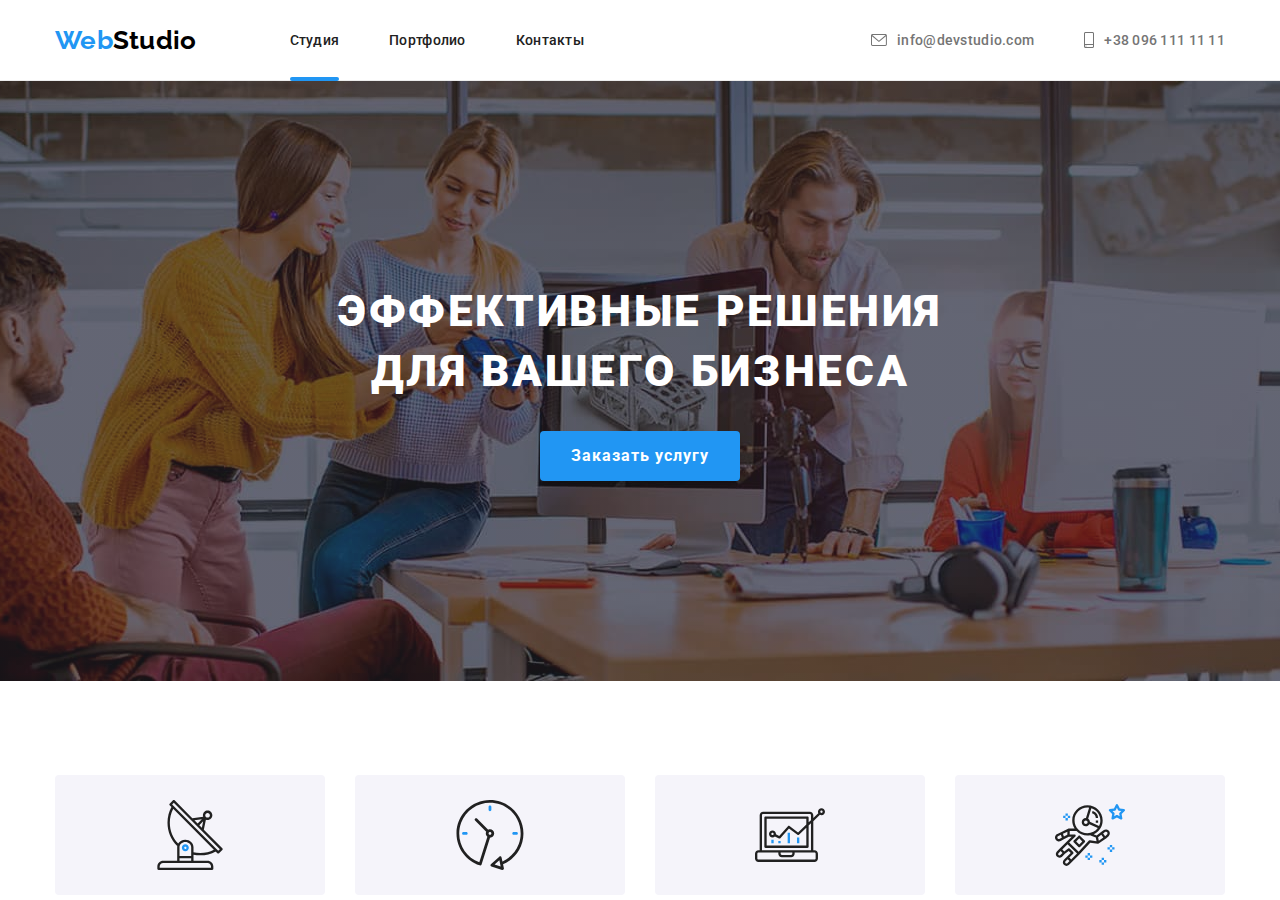
<file: index.html>
<!DOCTYPE html>
<html lang="ru">

<head>
  <meta charset="UTF-8">
  <meta name="viewport" content="width=device-width, initial-scale=1.0">

  <title>Web Studio</title>

  <link rel="preconnect" href="https://fonts.gstatic.com">
  <link rel="stylesheet" href="https://fonts.googleapis.com/css2?family=Raleway:wght@700&family=Roboto:wght@400;500;700;900&display=swap">

  <link rel="stylesheet" href="https://cdnjs.cloudflare.com/ajax/libs/modern-normalize/1.0.0/modern-normalize.min.css">
  <link rel="stylesheet" href="./css/common.css">
  <link rel="stylesheet" href="./css/styles.css">
</head>

<body>

<div class="scroll-lock">
  <!-- HEADER -->
  <header class="header">
    <div class="container">
      <!-- Navigation menu -->
      <nav class="navigation">
        <a class="logo link" href="./index.html" lang="en"><span class="logo-accent">Web</span>Studio</a>
        <ul class="navigation-list list">
          <li class="navigation-item"><a class="navigation-link link current" href="./index.html">Студия</a></li>
          <li class="navigation-item"><a class="navigation-link link" href="./portfolio.html">Портфолио</a></li>
          <li class="navigation-item"><a class="navigation-link link" href="#">Контакты</a></li>
        </ul>
      </nav>
  
      <!-- Contacts -->
      <address class="header-contakts">
        <ul class="header-contakts-list list">
          <li class="header-contakts-item">
            <a class="header-contakts-link link" href="mailto:info@devstudio.com">
              <svg class="header-contakts-icon" width="16" height="12">
                <use href="./images/icons/icons.svg#icon-envelope"></use>
              </svg>
              info@devstudio.com
            </a>
          </li>
  
          <li class="header-contakts-item">
            <a class="header-contakts-link link" href="tel:+380961111111">
              <svg class="header-contakts-icon" width="10" height="16">
                <use href="./images/icons/icons.svg#icon-smartphone"></use>
              </svg>
              +38 096 111 11 11
            </a>
          </li>
        </ul>
      </address>
    </div>
  </header>
  
  <main>
    <!-- HERO -->
    <section class="hero">
      <div class="hero-container">
        <h1 class="hero-title">Эффективные решения<br>для вашего бизнеса</h1>
        <button class="modal-button" type="button" data-modal-open>Заказать услугу</button>
      </div>
    </section>
  
    <!--ADVANTAGES -->
    <section class="advantages">
      <div class="container">
        <h2 class="visually-hidden">Нашы преимущества</h2>
  
        <ul class="advantages-list list">
          <li class="advantages-item">
            <div class="advantages-thumb">
              <svg class="advantages-icon" width="70px" height="70px">
                <use href="./images/icons/icons.svg#icon-antenna"></use>
              </svg>
            </div>
            <h3 class="advantages-title">Внимание к деталям</h3>
            <p class="advantages-text">Идейные соображения, а также начало повседневной работы по формированию
              позиции.</p>
          </li>
          <li class="advantages-item">
            <div class="advantages-thumb">
              <svg class="advantages-icon" width="70px" height="70px">
                <use href="./images/icons/icons.svg#icon-clock"></use>
              </svg>
            </div>
            <h3 class="advantages-title">Пунктуальность</h3>
            <p class="advantages-text">Задача организации, в особенности же рамки и место обучения кадров влечет за
              собой.
            </p>
          </li>
          <li class="advantages-item">
            <div class="advantages-thumb">
              <svg class="advantages-icon" width="70px" height="70px">
                <use href="./images/icons/icons.svg#icon-diagram"></use>
              </svg>
            </div>
            <h3 class="advantages-title">Планирование</h3>
            <p class="advantages-text">Равным образом консультация с широким активом в значительной степени
              обуславливает.
            </p>
          </li>
          <li class="advantages-item">
            <div class="advantages-thumb">
              <svg class="advantages-icon" width="70px" height="70px">
                <use href="./images/icons/icons.svg#icon-astronaut"></use>
              </svg>
            </div>
            <h3 class="advantages-title">Современные технологии</h3>
            <p class="advantages-text">Значимость этих проблем настолько очевидна, что реализация плановых заданий.
            </p>
          </li>
        </ul>
      </div>
    </section>
  
    <!-- ABOUT -->
    <section class="about padding">
      <div class="container">
        <h2 class="title">Чем мы занимаемся</h2>
  
        <ul class="about-list list">
          <li class="about-item">
            <img class="about-img" src="./images/about/img_1.jpg" alt="Процесс набора кода." width="370"
              height="294">
            <p class="about-title">Десктопные приложения</p>
          </li>
          <li class="about-item">
            <img class="about-img" src="./images/about/img_2.jpg" alt="Телефон в руках на фоне ноутбука." width="370"
              height="294">
            <p class="about-title">Мобильные приложения</p>
          </li>
          <li class="about-item">
            <img class="about-img" src="./images/about/img_3.jpg"
              alt="Планшет с изображением цветовой палитры, держащийся в руках." width="370" height="294">
            <p class="about-title">Дизайнерские решения</p>
          </li>
        </ul>
      </div>
    </section>
  
    <!-- TEAM -->
    <section class="team padding">
      <div class="container">
        <h2 class="title">Наша команда</h2>
  
        <ul class="team-cards-list list">
          <li class="team-card">
            <img class="team-card-img" src="./images/team/igor.jpg" alt="Фото Игоря Демьяненко" width="270" height="260">
  
            <div class="team-text-container">
              <h3 class="team-title">Игорь Демьяненко</h3>
              <p class="team-position" lang="en">Product Designer</p>
  
              <ul class="team-social-links list">
                <li class="social-links-item">
                  <a class="social-links-button" href="#">
                    <svg class="social-links-button-icon" width="20px" height="20px">
                      <use href="./images/icons/icons.svg#icon-instagram"></use>
                    </svg>
                  </a>
                </li>
                <li class="social-links-item">
                  <a class="social-links-button" href="#">
                    <svg class="social-links-button-icon" width="20px" height="20px">
                      <use href="./images/icons/icons.svg#icon-twitter"></use>
                    </svg>
                  </a>
                </li>
                <li class="social-links-item">
                  <a class="social-links-button" href="#">
                    <svg class="social-links-button-icon" width="20px" height="20px">
                      <use href="./images/icons/icons.svg#icon-facebook"></use>
                    </svg>
                  </a>
                </li>
                <li class="social-links-item">
                  <a class="social-links-button" href="#">
                    <svg class="social-links-button-icon" width="20px" height="20px">
                      <use href="./images/icons/icons.svg#icon-linkedin"></use>
                    </svg>
                  </a>
                </li>
              </ul>
            </div>
          </li>
  
          <li class="team-card">
            <img class="team-card-img" src="./images/team/olga.jpg" alt="Фото Ольги Репиной" width="270" height="260">
  
            <div class="team-text-container">
              <h3 class="team-title">Ольга Репина</h3>
              <p class="team-position" lang="en">Frontend Developer</p>
  
              <ul class="team-social-links list">
                <li class="social-links-item">
                  <a class="social-links-button" href="#">
                    <svg class="social-links-button-icon" width="20px" height="20px">
                      <use href="./images/icons/icons.svg#icon-instagram"></use>
                    </svg>
                  </a>
                </li>
                <li class="social-links-item">
                  <a class="social-links-button" href="#">
                    <svg class="social-links-button-icon" width="20px" height="20px">
                      <use href="./images/icons/icons.svg#icon-twitter"></use>
                    </svg>
                  </a>
                </li>
                <li class="social-links-item">
                  <a class="social-links-button" href="#">
                    <svg class="social-links-button-icon" width="20px" height="20px">
                      <use href="./images/icons/icons.svg#icon-facebook"></use>
                    </svg>
                  </a>
                </li>
                <li class="social-links-item">
                  <a class="social-links-button" href="#">
                    <svg class="social-links-button-icon" width="20px" height="20px">
                      <use href="./images/icons/icons.svg#icon-linkedin"></use>
                    </svg>
                  </a>
                </li>
              </ul>
            </div>
          </li>
  
          <li class="team-card">
            <img class="team-card-img" src="./images/team/nikolay.jpg" alt="Фото Николая Тарасова" width="270"
              height="260">
  
            <div class="team-text-container">
              <h3 class="team-title">Николай Тарасов</h3>
              <p class="team-position" lang="en">Marketing</p>
  
              <ul class="team-social-links list">
                <li class="social-links-item">
                  <a class="social-links-button" href="#">
                    <svg class="social-links-button-icon" width="20px" height="20px">
                      <use href="./images/icons/icons.svg#icon-instagram"></use>
                    </svg>
                  </a>
                </li>
                <li class="social-links-item">
                  <a class="social-links-button" href="#">
                    <svg class="social-links-button-icon" width="20px" height="20px">
                      <use href="./images/icons/icons.svg#icon-twitter"></use>
                    </svg>
                  </a>
                </li>
                <li class="social-links-item">
                  <a class="social-links-button" href="#">
                    <svg class="social-links-button-icon" width="20px" height="20px">
                      <use href="./images/icons/icons.svg#icon-facebook"></use>
                    </svg>
                  </a>
                </li>
                <li class="social-links-item">
                  <a class="social-links-button" href="#">
                    <svg class="social-links-button-icon" width="20px" height="20px">
                      <use href="./images/icons/icons.svg#icon-linkedin"></use>
                    </svg>
                  </a>
                </li>
              </ul>
            </div>
          </li>
  
          <li class="team-card">
            <img class="team-card-img" src="./images/team/mihail.jpg" alt="Фото Михаила Ермакова" width="270"
              height="260">
  
            <div class="team-text-container">
              <h3 class="team-title">Михаил Ермаков</h3>
              <p class="team-position" lang="en">UI Designer</p>
  
              <ul class="team-social-links list">
                <li class="social-links-item">
                  <a class="social-links-button" href="#">
                    <svg class="social-links-button-icon" width="20px" height="20px">
                      <use href="./images/icons/icons.svg#icon-instagram"></use>
                    </svg>
                  </a>
                </li>
  
                <li class="social-links-item">
                  <a class="social-links-button" href="#">
                    <svg class="social-links-button-icon" width="20px" height="20px">
                      <use href="./images/icons/icons.svg#icon-twitter"></use>
                    </svg>
                  </a>
                </li>
  
                <li class="social-links-item">
                  <a class="social-links-button" href="#">
                    <svg class="social-links-button-icon" width="20px" height="20px">
                      <use href="./images/icons/icons.svg#icon-facebook"></use>
                    </svg>
                  </a>
                </li>
  
                <li class="social-links-item">
                  <a class="social-links-button" href="#">
                    <svg class="social-links-button-icon" width="20px" height="20px">
                      <use href="./images/icons/icons.svg#icon-linkedin"></use>
                    </svg>
                  </a>
                </li>
              </ul>
            </div>
          </li>
        </ul>
      </div>
    </section>
  
    <!-- CLIENTS -->
    <section class="clients padding">
      <div class="container">
        <h2 class="title">Постоянные клиенты</h2>
  
        <ul class="clients-list list">
          <li class="clients-item">
            <a class="clients-button" href="#">
              <svg class="clients-button-icon" width="44px" height="49px">
                <use href="./images/icons/icons.svg#icon-logo-1"></use>
              </svg>
            </a>
          </li>
          <li class="clients-item">
            <a class="clients-button" href="#">
              <svg class="clients-button-icon" width="40px" height="52px">
                <use href="./images/icons/icons.svg#icon-logo-2"></use>
              </svg>
            </a>
          </li>
          <li class="clients-item">
            <a class="clients-button" href="#">
              <svg class="clients-button-icon" width="41px" height="43px">
                <use href="./images/icons/icons.svg#icon-logo-3"></use>
              </svg>
            </a>
          </li>
          <li class="clients-item">
            <a class="clients-button" href="#">
              <svg class="clients-button-icon" width="80px" height="42px">
                <use href="./images/icons/icons.svg#icon-logo-4"></use>
              </svg>
            </a>
          </li>
          <li class="clients-item">
            <a class="clients-button" href="#">
              <svg class="clients-button-icon" width="59px" height="47px">
                <use href="./images/icons/icons.svg#icon-logo-5"></use>
              </svg>
            </a>
          </li>
          <li class="clients-item">
            <a class="clients-button" href="#">
              <svg class="clients-button-icon" width="88px" height="45px">
                <use href="./images/icons/icons.svg#icon-logo-6"></use>
              </svg>
            </a>
          </li>
        </ul>
      </div>
    </section>
  </main>
  
  <!-- FOOTER -->
  <footer class="footer">
    <div class="container">
      <div class="footer-address-container">
        <a class="logo inverse link" href="./index.html" lang="en"><span class="logo-accent">Web</span>Studio</a>
  
        <!-- Contacts -->
        <address class="footer-contacts">
          <p class="footer-contacts-address">г. Киев, пр-т Леси Украинки, 26</p>
  
          <ul class="footer-contacts-list list">
            <li class="footer-contacts-item">
              <a class="footer-contacts-link link" href="mailto:info@example.com">info@example.com</a>
            </li>
            <li class="footer-contacts-item">
              <a class="footer-contacts-link link" href="tel:+380991111111">+38 099 111 11 11</a>
            </li>
          </ul>
        </address>
      </div>
  
      <div class="footer-social-links-wrapper">
        <b class="footer-title">присоединяйтесь</b>
  
        <ul class="footer-social-links list">
          <li class="footer-social-links-item">
            <a class="footer-social-links-button" href="#">
              <svg class="footer-social-links-button-icon" width="20" height="20">
                <use href="./images/icons/icons.svg#icon-instagram"></use>
              </svg>
            </a>
          </li>
          <li class="footer-social-links-item">
            <a class="footer-social-links-button" href="#">
              <svg class="footer-social-links-button-icon" width="20" height="20">
                <use href="./images/icons/icons.svg#icon-twitter"></use>
              </svg>
            </a>
          </li>
          <li class="footer-social-links-item">
            <a class="footer-social-links-button" href="#">
              <svg class="footer-social-links-button-icon" width="20" height="20">
                <use href="./images/icons/icons.svg#icon-facebook"></use>
              </svg>
            </a>
          </li>
          <li class="footer-social-links-item">
            <a class="footer-social-links-button" href="#">
              <svg class="footer-social-links-button-icon" width="20" height="20">
                <use href="./images/icons/icons.svg#icon-linkedin"></use>
              </svg>
            </a>
          </li>
        </ul>
      </div>

      <form class="footer-modal-form">
        <label class="footer-modal-form-field">
          <span class="footer-title">Подпишитесь на рассылку</span>
          <input class="footer-modal-form-input" type="email" name="user-email" placeholder="E-mail">
        </label>

        <button type="submit" class="modal-button">Подписаться</button>
      </form>

    </div>
  </footer>

  <!-- MODAL -->
  <div class="backdrop is-hidden" data-modal></div>
  <div class="modal-window">
    <button class="modal-close-btn" type="button" data-modal-close>
      <svg class="close-btn-icon" width="12" height="12">
        <use href="./images/icons/icons.svg#icon-close-btn"></use>
      </svg>
    </button>

    <form class="modal-form" action="#">
      <b class="modal-form-title">Оставьте свои данные, мы вам перезвоним</b>

      <div class="modal-form-field-wrapper">
        <lable class="modal-form-field">
          <span class="modal-form-lable">Имя</span>

          <span class="modal-form-input-wrapper">
            <input class="modal-form-input" type="text" name="user-name" />
            <svg class="modal-form-icon" width="18" height="18">
              <use href="./images/icons/icons.svg#icon-person"></use>
            </svg>
          </span>
        </lable>
        
        <lable class="modal-form-field">
          <span class="modal-form-lable">Телефон</span>
          
          <span class="modal-form-input-wrapper">
            <input class="modal-form-input" type="tel" name="user-tel">
            <svg class="modal-form-icon" width="18" height="18">
              <use href="./images/icons/icons.svg#icon-phone"></use>
            </svg>
          </span>
        </lable>
        
        <lable class="modal-form-field">
          <span class="modal-form-lable">Почта</span>

          <span class="modal-form-input-wrapper">
            <input class="modal-form-input" type="email" name="user-email">
            <svg class="modal-form-icon" width="18" height="18">
              <use href="./images/icons/icons.svg#icon-email"></use>
            </svg>
          </span>
        </lable>
        
        <lable class="modal-form-field">
          <span class="modal-form-lable">Комментарий</span>
          <textarea class="modal-form-comment" name="user-comment" placeholder="Введите текст"></textarea>
        </lable>
      </div>
        
      <input id="user-policy" type="checkbox" name="user-policy" value="accept-policy" class="modal-form-policy visually-hidden">
      <label for="user-policy" class="modal-form-policy-text">Соглашаюсь с рассылкой и принимаю
        <a href="#">Условия договора</a>
      </label>

      <button type="submit" class="modal-button">Отправить</button>
    </form>
  </div>

  
</div>

<script src="./js/modal.js"></script>

</body>
</html>
</file>
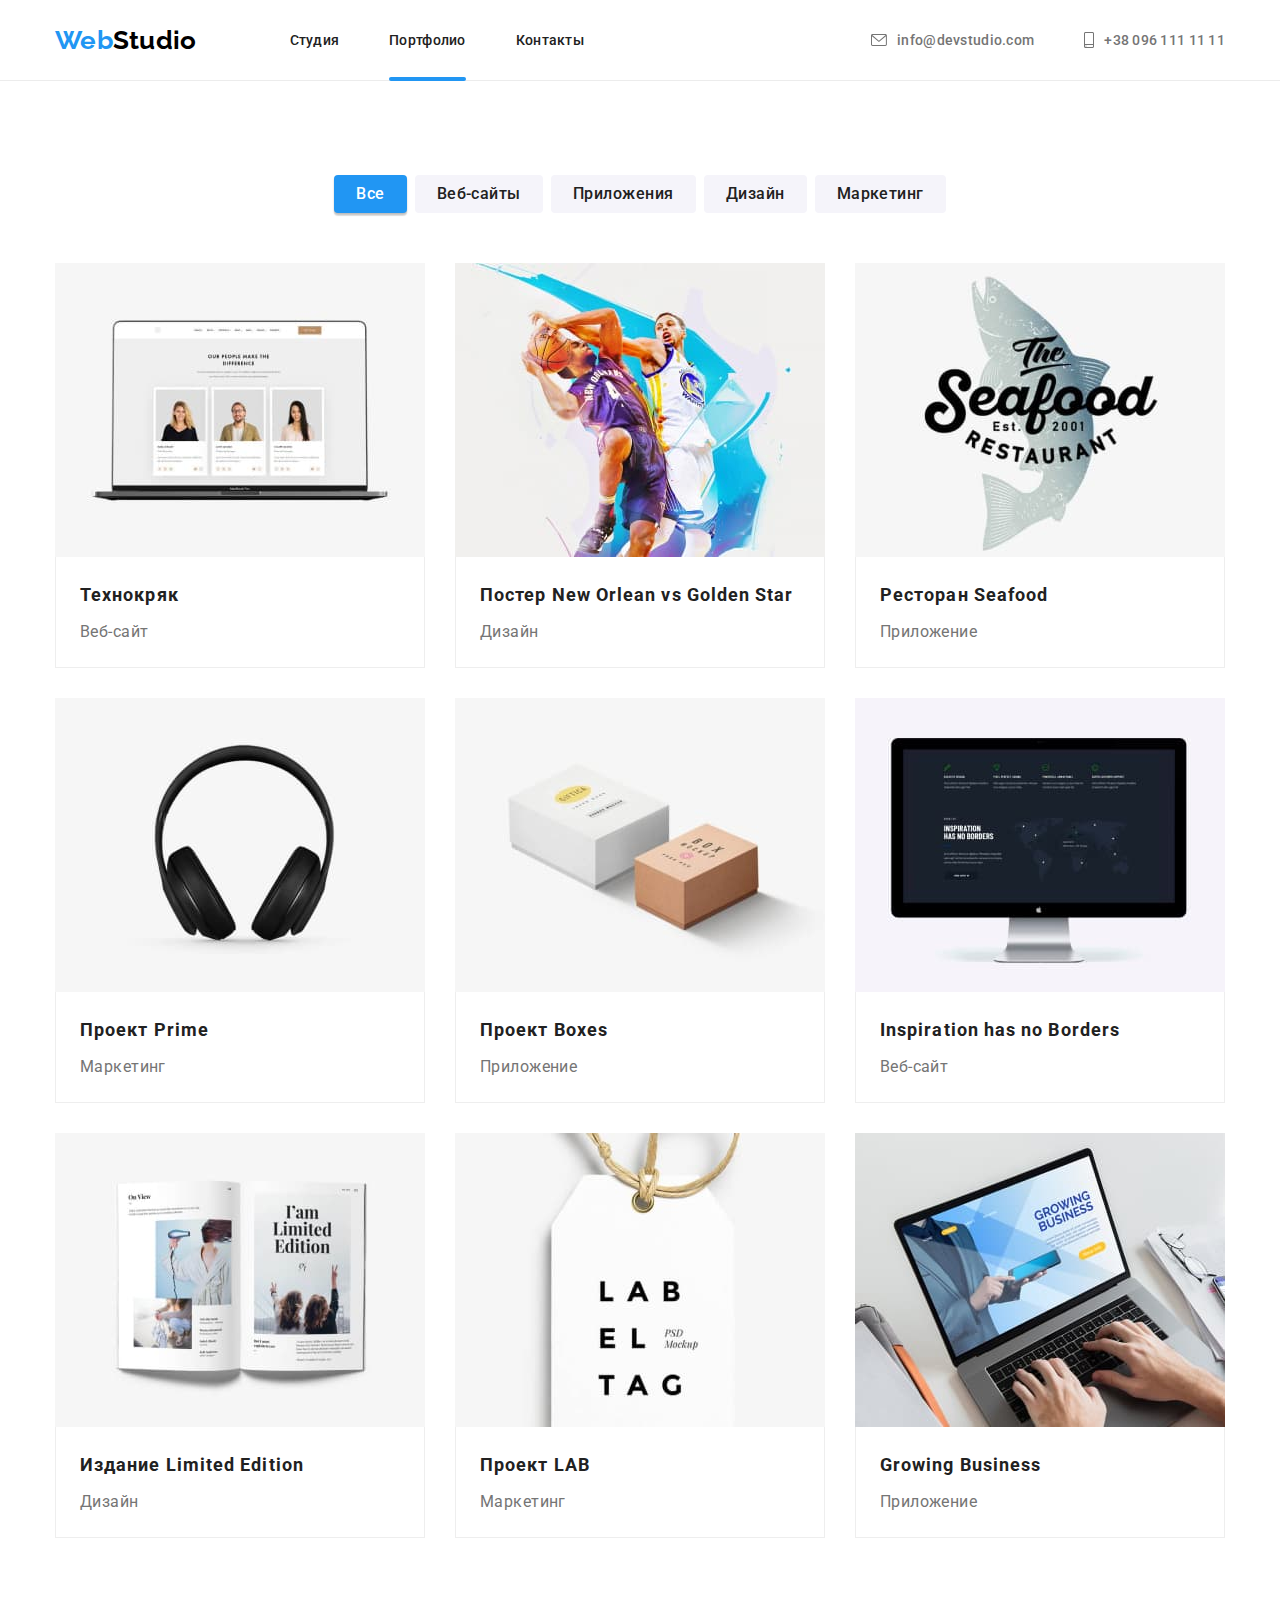
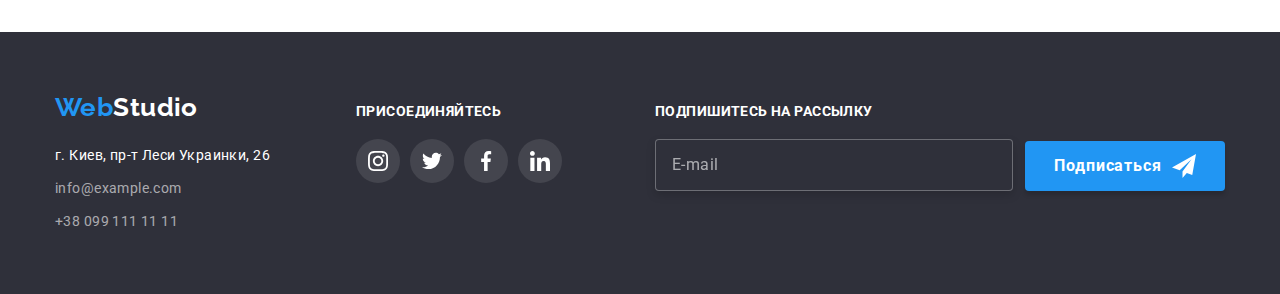
<file: portfolio.html>
<!DOCTYPE html>
<html lang="ru">

<head>
  <meta charset="UTF-8">
  <meta name="viewport" content="width=device-width, initial-scale=1.0">

  <title>Web Studio</title>

  <link rel="preconnect" href="https://fonts.gstatic.com">
  <link rel="stylesheet" href="https://fonts.googleapis.com/css2?family=Raleway:wght@700&family=Roboto:wght@400;500;700;900&display=swap">

  <link rel="stylesheet" href="https://cdnjs.cloudflare.com/ajax/libs/modern-normalize/1.0.0/modern-normalize.min.css">
  <link rel="stylesheet" href="./css/common.css">
  <link rel="stylesheet" href="./css/styles.css">
</head>

<body>
  <!-- HEADER -->
  <header class="header">
    <div class="container">
      <!-- Navigation menu -->
      <nav class="navigation">
        <a class="logo link" href="./index.html" lang="en"><span class="logo-accent">Web</span>Studio</a>
        <ul class="navigation-list list">
          <li class="navigation-item"><a class="navigation-link link" href="./index.html">Студия</a>
          </li>
          <li class="navigation-item"><a class="navigation-link link current" href="./portfolio.html">Портфолио</a></li>
          <li class="navigation-item"><a class="navigation-link link" href="#">Контакты</a></li>
        </ul>
      </nav>
  
      <!-- Contacts -->
      <address class="header-contakts">
        <ul class="header-contakts-list list">
          <li class="header-contakts-item">
            <a class="header-contakts-link link" href="mailto:info@devstudio.com">
              <svg class="header-contakts-icon" width="16" height="12">
                <use href="./images/icons/icons.svg#icon-envelope"></use>
              </svg>
              info@devstudio.com
            </a>
          </li>
  
          <li class="header-contakts-item">
            <a class="header-contakts-link link" href="tel:+380961111111">
              <svg class="header-contakts-icon" width="10" height="16">
                <use href="./images/icons/icons.svg#icon-smartphone"></use>
              </svg>
              +38 096 111 11 11
            </a>
          </li>
        </ul>
      </address>
    </div>
  </header>

  <main>
    <!-- PORTFOLIO -->
    <section class="portfolio padding">
      <div class="container">
        <h1 class="visually-hidden">Портфолио</h1>
        
        <ul class="portfolio-filter list">
          <li class="portfolio-filter-item">
            <button type="button" class="portfolio-filter-btn current">Все</button>
          </li>
          <li class="portfolio-filter-item">
            <button type="button" class="portfolio-filter-btn">Веб-сайты</button>
          </li>
          <li class="portfolio-filter-item">
            <button type="button" class="portfolio-filter-btn">Приложения</button>
          </li>
          <li class="portfolio-filter-item">
            <button type="button" class="portfolio-filter-btn">Дизайн</button>
          </li>
          <li class="portfolio-filter-item">
            <button type="button" class="portfolio-filter-btn">Маркетинг</button>
          </li>
        </ul>
        
        <ul class="portfolio-cards-list list">
          <li class="portfolio-card">
            <a class="portfolio-link link" href="#">
              <div class="portfolio-thumb">
                <img class="portfolio-img" src="./images/portfolio/img.jpg" alt="Ноутбук">
                <p class="portfolio-discription">Технокряк это современная площадка распространения коронавируса. Компании используют эту платформу для цифрового
                шпионажа и атак на защищённые сервера конкурентов.</p>
              </div>
              <div class="portfolio-text-container">
                <h2 class="portfolio-title">Технокряк</h2>
                <p class="portfolio-text">Веб-сайт</p>
              </div>
            </a>
          </li>
          <li class="portfolio-card">
            <a class="portfolio-link link" href="#">
              <div class="portfolio-thumb">
                <img class="portfolio-img" src="./images/portfolio/img-1.jpg" alt="Два парня играют в баскетбол">
                <p class="portfolio-discription">Технокряк это современная площадка распространения коронавируса. Компании используют эту платформу для цифрового
                шпионажа и атак на защищённые сервера конкурентов.</p>
              </div>
              <div class="portfolio-text-container">
                <h2 class="portfolio-title">Постер New Orlean vs Golden Star</h2>
                <p class="portfolio-text">Дизайн</p>
              </div>
            </a>
          </li>
          <li class="portfolio-card">
            <a class="portfolio-link link" href="#">
              <div class="portfolio-thumb">
                <img class="portfolio-img" src="./images/portfolio/img-2.jpg" alt="Логотип Ресторана Seafood">
                <p class="portfolio-discription">Технокряк это современная площадка распространения коронавируса. Компании используют эту платформу для цифрового
                шпионажа и атак на защищённые сервера конкурентов.</p>
              </div>
              <div class="portfolio-text-container">
                <h2 class="portfolio-title">Ресторан Seafood</h2>
                <p class="portfolio-text">Приложение</p>
              </div>
            </a>
          </li>
          <li class="portfolio-card">
            <a class="portfolio-link link" href="#">
              <div class="portfolio-thumb">
                <img class="portfolio-img" src="./images/portfolio/img-3.jpg" alt="Наушники">
                <p class="portfolio-discription">Технокряк это современная площадка распространения коронавируса. Компании используют эту платформу для цифрового
                шпионажа и атак на защищённые сервера конкурентов.</p>
              </div>
              <div class="portfolio-text-container">
                <h2 class="portfolio-title">Проект Prime</h2>
                <p class="portfolio-text">Маркетинг</p>
              </div>
            </a>
          </li>
          <li class="portfolio-card">
            <a class="portfolio-link link" href="#">
              <div class="portfolio-thumb">
                <img class="portfolio-img" src="./images/portfolio/img-4.jpg" alt="Две коробочки">
                <p class="portfolio-discription">Технокряк это современная площадка распространения коронавируса. Компании используют эту платформу для цифрового
                шпионажа и атак на защищённые сервера конкурентов.</p>
              </div>
              <div class="portfolio-text-container">
                <h2 class="portfolio-title">Проект Boxes</h2>
                <p class="portfolio-text">Приложение</p>
              </div>
            </a>
          </li>
          <li class="portfolio-card">
            <a class="portfolio-link link" href="#">
              <div class="portfolio-thumb">
                <img class="portfolio-img" src="./images/portfolio/img-5.jpg" alt="Монитор">
                <p class="portfolio-discription">Технокряк это современная площадка распространения коронавируса. Компании используют эту платформу для цифрового
                шпионажа и атак на защищённые сервера конкурентов.</p>
              </div>
              <div class="portfolio-text-container">
                <h2 class="portfolio-title">Inspiration has no Borders</h2>
                <p class="portfolio-text">Веб-сайт</p>
              </div>
            </a>
          </li>
          <li class="portfolio-card">
            <a class="portfolio-link link" href="#">
              <div class="portfolio-thumb">
                <img class="portfolio-img" src="./images/portfolio/img-6.jpg" alt="Книга">
                <p class="portfolio-discription">Технокряк это современная площадка распространения коронавируса. Компании используют эту платформу для цифрового
                шпионажа и атак на защищённые сервера конкурентов.</p>
              </div>
              <div class="portfolio-text-container">
                <h2 class="portfolio-title">Издание Limited Edition</h2>
                <p class="portfolio-text">Дизайн</p>
              </div>
            </a>
          </li>
          <li class="portfolio-card">
            <a class="portfolio-link link" href="#">
              <div class="portfolio-thumb">
                <img class="portfolio-img" src="./images/portfolio/img-7.jpg" alt="Логотип Проекта LUB">
                <p class="portfolio-discription">Технокряк это современная площадка распространения коронавируса. Компании используют эту платформу для цифрового
                шпионажа и атак на защищённые сервера конкурентов.</p>
              </div>
              <div class="portfolio-text-container">
                <h2 class="portfolio-title">Проект LAB</h2>
                <p class="portfolio-text">Маркетинг</p>
              </div>
            </a>
          </li>
          <li class="portfolio-card">
            <a class="portfolio-link link" href="#">
              <div class="portfolio-thumb">
                <img class="portfolio-img" src="./images/portfolio/img-8.jpg" alt="Ноутбук с руками на клавиатуре">
                <p class="portfolio-discription">Технокряк это современная площадка распространения коронавируса. Компании используют эту платформу для цифрового
                шпионажа и атак на защищённые сервера конкурентов.</p>
              </div>
              <div class="portfolio-text-container">
                <h2 class="portfolio-title">Growing Business</h2>
                <p class="portfolio-text">Приложение</p>
              </div>
            </a>
          </li>
        </ul>
      </div>
    </section>
  </main>
  
  <!-- FOOTER -->
  <footer class="footer">
    <div class="container">
      <div class="footer-address-container">
        <a class="logo inverse link" href="./index.html" lang="en"><span class="logo-accent">Web</span>Studio</a>
  
        <!-- Contacts -->
        <address class="footer-contacts">
          <p class="footer-contacts-address">г. Киев, пр-т Леси Украинки, 26</p>
  
          <ul class="footer-contacts-list list">
            <li class="footer-contacts-item">
              <a class="footer-contacts-link link" href="mailto:info@example.com">info@example.com</a>
            </li>
            <li class="footer-contacts-item">
              <a class="footer-contacts-link link" href="tel:+380991111111">+38 099 111 11 11</a>
            </li>
          </ul>
        </address>
      </div>
  
      <div class="footer-social-links-wrapper">
        <b class="footer-title">присоединяйтесь</b>
  
        <ul class="footer-social-links list">
          <li class="footer-social-links-item">
            <a class="footer-social-links-button" href="#">
              <svg class="footer-social-links-button-icon" width="20" height="20">
                <use href="./images/icons/icons.svg#icon-instagram"></use>
              </svg>
            </a>
          </li>
          <li class="footer-social-links-item">
            <a class="footer-social-links-button" href="#">
              <svg class="footer-social-links-button-icon" width="20" height="20">
                <use href="./images/icons/icons.svg#icon-twitter"></use>
              </svg>
            </a>
          </li>
          <li class="footer-social-links-item">
            <a class="footer-social-links-button" href="#">
              <svg class="footer-social-links-button-icon" width="20" height="20">
                <use href="./images/icons/icons.svg#icon-facebook"></use>
              </svg>
            </a>
          </li>
          <li class="footer-social-links-item">
            <a class="footer-social-links-button" href="#">
              <svg class="footer-social-links-button-icon" width="20" height="20">
                <use href="./images/icons/icons.svg#icon-linkedin"></use>
              </svg>
            </a>
          </li>
        </ul>
      </div>
  
      <form class="footer-modal-form">
        <label class="footer-modal-form-field">
          <span class="footer-title">Подпишитесь на рассылку</span>
          <input class="footer-modal-form-input" type="email" name="user-email" placeholder="E-mail">
        </label>
  
        <button type="submit" class="modal-button">Подписаться</button>
      </form>
  
    </div>
  </footer>
</body>

</html>
</file>
<file: css/common.css>
:root {
  --primery-light-color: #ffffff;
  --primery-text-color: #757575;
  --titels-color: #212121;
  --accent-color: #2196f3;
  --hero-bg-color: #c4c4c4;
  --secondary-bg-color: #f5f4fa;
  --dark-bg-color: #2f303a;
  --footer-link-color: rgba(255, 255, 255, 0.6);
  --top-line-color: #ececec;
  --border-color: #eeeeee;
  --primery-icons-color: #afb1b8;
  --footer-social-btn-bgc: rgba(255, 255, 255, 0.1);
  --about-title-bgc: rgba(47, 48, 58, 0.8);

  --primeri-text-family: 'Roboto', sans-serif;
  --logo-font-family: 'Raleway', sans-serif;

  --list-item-gap: 30px;

  --cubic: cubic-bezier(0.4, 0, 0.2, 1);
}

body {
  font-family: var(--primeri-text-family);
  font-size: 14px;
  line-height: 1.714;
  letter-spacing: 0.03em;

  color: var(--primery-text-color);
}

.scroll-lock {
  width: 100vw;
  height: 100vh;

  overflow-y: scroll;
}

.link {
  text-decoration: none;
}

.list {
  list-style: none;
}

section.padding {
  padding: 94px 0;
}

h1,
h2,
h3,
h4,
h5,
h6,
p {
  margin: 0;
}

ul,
ol {
  margin: 0;
  padding: 0;
}

img {
  display: block;
  max-width: 100%;
  height: auto;
}

.visually-hidden {
  position: absolute;
  width: 1px;
  height: 1px;
  margin: -1px;
  border: 0;
  padding: 0;

  white-space: nowrap;
  clip-path: inset(100%);
  clip: rect(0 0 0 0);
  overflow: hidden;
}

@keyframes transformScale {
  0% {
    transform: scale(0);
  }

  100% {
    transform: scale(1);
  }
}

/* COMPONENTS */
.container {
  width: 1200px;

  margin: 0 auto;
  padding: 0 15px;
}

.logo {
  font-family: var(--logo-font-family);
  font-weight: 700;
  font-size: 26px;
  line-height: 1.192;

  color: #000000;
}

.logo-accent {
  color: var(--accent-color);
}

.logo.inverse {
  color: var(--primery-light-color);
}

.modal-button {
  min-width: 200px;

  border: none;
  border-radius: 4px;
  padding: 10px;

  font-family: inherit;
  font-weight: 700;
  font-size: 16px;
  line-height: 1.875;
  letter-spacing: 0.06em;
  text-align: center;

  color: var(--primery-light-color);
  background-color: var(--accent-color);

  box-shadow: 0px 4px 4px rgba(0, 0, 0, 0.15);

  transition: background-color 250ms var(--cubic);
}

.modal-button:hover {
  background-color: #188ce8;
  cursor: pointer;
}

.title {
  margin-bottom: 50px;

  font-weight: 700;
  font-size: 36px;
  line-height: 1.166;
  text-align: center;

  color: var(--titels-color);
}

/* HEADER */

.header {
  font-weight: 500;
  font-size: 14px;
  line-height: 1.143;
  letter-spacing: 0.02em;

  border-bottom: 1px solid var(--top-line-color);
}

.header > .container {
  display: flex;
  align-items: center;

  height: 80px;
}

.navigation {
  display: flex;
  align-items: center;

  height: 100%;
}

.navigation-list {
  display: flex;
  margin-left: 93px;

  height: 100%;
}

.navigation-item {
  position: relative;
  display: flex;
  align-items: center;
}

.navigation-item:not(:first-child),
.header-contakts-item:not(:first-child) {
  margin-left: 50px;
}

.navigation-link {
  padding: 10px 0;
  color: var(--titels-color);

  transition: color 250ms var(--cubic);
}

.navigation-link::after {
  position: absolute;
  bottom: -1px;

  display: block;
  width: 100%;
  height: 4px;
  border-radius: 2px;

  content: '';
  background-color: var(--accent-color);

  opacity: 0;
  pointer-events: none;

  animation: transformScale 250ms var(--cubic);
}

.navigation-link.current::after {
  opacity: 1;
}

.header-contakts {
  margin-left: auto;
}

.header-contakts-list {
  display: flex;
}

.header-contakts-link {
  display: flex;
  align-items: center;

  padding: 10px 0;

  font-style: normal;
  color: var(--primery-text-color);

  transition: color 250ms var(--cubic);
}

.header-contakts-icon {
  margin-right: 10px;
  fill: currentColor;
}

.navigation-link:hover,
.navigation-link:focus,
.header-contakts-link:hover,
.header-contakts-link:focus {
  color: var(--accent-color);
}

/* FOOTER */

.footer {
  padding-top: 60px;
  padding-bottom: 60px;
  background-color: var(--dark-bg-color);
}

.footer > .container {
  display: flex;
  align-items: baseline;
}

.footer-address-container {
  width: 231px;
  margin-right: 70px;
}

.footer-contacts {
  margin-top: 20px;
}

.footer-contacts-address {
  font-style: normal;
  color: var(--primery-light-color);
}

.footer-contacts-item:not(:last-child) {
  margin-bottom: 9px;
}

.footer-contacts-address {
  margin-bottom: 9px;
}

.footer-contacts-link {
  font-style: normal;
  color: var(--footer-link-color);
}

.footer-social-links-wrapper {
  margin-right: 93px;
}

.footer-title {
  display: block;
  margin-bottom: 20px;

  font-weight: 700;
  font-size: 14px;
  line-height: 1.143;
  text-transform: uppercase;

  color: var(--primery-light-color);
}

.footer-social-links {
  display: flex;
}

.footer-social-links-item:not(:first-child) {
  margin-left: 10px;
}

.footer-social-links-button {
  display: flex;
  width: 44px;
  height: 44px;
  align-items: center;
  justify-content: center;

  border-radius: 50%;
  background-color: var(--footer-social-btn-bgc);
  color: var(--primery-light-color);

  transition: background-color 250ms var(--cubic);
}

.footer-social-links-button:hover,
.footer-social-links-button:focus {
  background-color: var(--accent-color);
}

.footer-social-links-button-icon {
  fill: currentColor;
}

.footer-modal-form {
  display: flex;
  align-items: flex-end;
}

.footer-modal-form-field {
  margin-right: 12px;
}

.footer-modal-form-input {
  width: 358px;
  padding: 15px 16px;

  border: 1px solid rgba(255, 255, 255, 0.3);
  border-radius: 4px;
  filter: drop-shadow(0px 4px 4px rgba(0, 0, 0, 0.15));

  font-size: 16px;
  line-height: 1.25;
  letter-spacing: 0.03em;

  color: rgba(255, 255, 255, 0.6);
  background-color: var(--dark-bg-color);
}

.footer-modal-form-input::placeholder {
  font-size: 16px;
  line-height: 1.25;
  letter-spacing: 0.03em;

  color: rgba(255, 255, 255, 0.6);
}

.footer .modal-button {
  display: flex;
  align-items: center;
  justify-content: center;
}

.footer .modal-button::after {
  content: '';
  display: inline-block;
  margin-left: 10px;
  width: 24px;
  height: 24px;

  background-image: url(../images/icons/icons.svg#icon-send);
}

/* MODAL WINDOW */
.backdrop {
  position: fixed;
  top: 0;
  left: 0;
  width: 100%;
  height: 100%;

  background-color: rgba(0, 0, 0, 0.2);
  transition: opacity 250ms var(--cubic);
}

.backdrop.is-hidden {
  opacity: 0;
  pointer-events: none;
}

.modal-window {
  position: absolute;
  padding: 40px;
  top: 50%;
  left: 50%;
  width: 528px;

  background-color: var(--primery-light-color);
  box-shadow: 0px 1px 3px rgba(0, 0, 0, 0.12), 0px 1px 1px rgba(0, 0, 0, 0.14),
    0px 2px 1px rgba(0, 0, 0, 0.2);
  border-radius: 4px;

  transform: translate(-50%, -50%) scale(1);

  transition: transform 250ms var(--cubic) 250ms,
    opacity 250ms var(--cubic) 250ms;
}

.backdrop.is-hidden + .modal-window {
  opacity: 0;
  pointer-events: none;

  transform: translate(-50%, -50%) scale(1.5);

  transition: transform 250ms var(--cubic), opacity 250ms var(--cubic);
}

.modal-close-btn {
  position: absolute;
  top: 8px;
  right: 8px;

  width: 30px;
  height: 30px;
  padding: 0;

  display: flex;
  justify-content: center;
  align-items: center;

  background-color: var(--primery-light-color);
  border: 1px solid rgba(0, 0, 0, 0.1);
  border-radius: 50%;
}

.modal-close-btn:hover,
.modal-close-btn:focus {
  cursor: pointer;
  color: var(--accent-color);
}

.close-btn-icon {
  fill: currentColor;
}

/* MODAL FORM */

.modal-form {
  text-align: center;
}

.modal-form-title {
  display: block;
  margin-bottom: 12px;

  font-weight: 700;
  font-size: 20px;
  line-height: 1.15;
  text-align: center;

  color: var(--titels-color);
}

.modal-form-field-wrapper {
  margin-bottom: 20px;
}

.modal-form-field {
  display: flex;
  flex-direction: column;
  justify-content: center;
}

.modal-form-field:not(:last-child) {
  margin-bottom: 10px;
}

.modal-form-lable {
  display: block;
  text-align: left;
  margin-bottom: 4px;

  font-size: 12px;
  line-height: 1.166;
  letter-spacing: 0.01em;
}

.modal-form-input-wrapper {
  position: relative;

  display: flex;
  align-items: center;

  color: var(--titels-color);

  transition: color 250ms var(--cubic);
}

.modal-form-input-wrapper:hover {
  color: var(--accent-color);
}

.modal-form-input:focus + .modal-form-icon {
  color: var(--accent-color);
}

.modal-form-input:focus,
.modal-form-comment:focus {
  border-color: var(--accent-color);
  outline: none;
}

.modal-form-input {
  width: 100%;

  padding-left: 42px;
  padding-right: 12px;
  padding-top: 11px;
  padding-bottom: 11px;

  border: 1px solid rgba(33, 33, 33, 0.2);
  border-radius: 4px;

  transition: border-color 250ms var(--cubic);
}

.modal-form-icon {
  position: absolute;
  left: 12px;

  fill: currentColor;
}

.modal-form-comment {
  width: 100%;
  height: 120px;
  resize: none;

  padding: 12px 16px;

  border: 1px solid rgba(33, 33, 33, 0.2);
  border-radius: 4px;

  transition: border-color 250ms var(--cubic);
}

.modal-form-comment::placeholder {
  font-size: 12px;
  line-height: 1.166;
  letter-spacing: 0.01em;

  color: rgba(117, 117, 117, 0.5);
}

/* .modal-form-comment:hover::placeholder,
.modal-form-comment:focus::placeholder {
  color: var(--accent-color);
} */

.modal-form-policy:checked + .modal-form-policy-text::after {
  opacity: 1;
}

.modal-form-policy:checked + .modal-form-policy-text::before {
  opacity: 0;
}

.modal-form-policy-text {
  position: relative;
  display: inline-block;
  margin-bottom: 30px;
  padding-left: 24px;

  font-size: 14px;
  line-height: 1.714;
}

.modal-form-policy-text::before {
  position: absolute;
  left: 0;
  top: 50%;
  transform: translateY(-50%);

  content: '';
  display: block;
  box-sizing: border-box;
  width: 16px;
  height: 15px;

  opacity: 1;
  border-radius: 2px;
  background-color: var(--primery-light-color);
  background-image: url(../images/icons/icons.svg#icon-check);

  transition: opacity 250ms var(--cubic);
}

.modal-form-policy-text::after {
  position: absolute;
  left: 0;
  top: 50%;
  transform: translateY(-50%);

  content: '';
  display: block;
  width: 16px;
  height: 15px;

  opacity: 0;
  border-radius: 2px;
  background-color: var(--accent-color);
  background-image: url(../images/icons/icons.svg#icon-check-checked);

  transition: opacity 250ms var(--cubic);
}

.modal-form-policy-text > a {
  color: var(--accent-color);
}
</file>
<file: css/styles.css>
/* HERO */
.hero {
  text-align: center;
}

.hero-container {
  margin: 0 auto;
  padding: 200px 15px;
  min-width: 1200px;
  max-width: 1600px;

  background-color: var(--hero-bg-color);
  background-image: linear-gradient(
      to right,
      rgba(47, 48, 58, 0.4),
      rgba(47, 48, 58, 0.4)
    ),
    url(../images/hero/bg-img.jpg);
  background-repeat: no-repeat;
  background-position: center;
}

.hero-title {
  margin-bottom: 30px;
  font-weight: 900;
  font-size: 44px;
  line-height: 1.364;
  letter-spacing: 0.06em;

  text-transform: uppercase;

  color: var(--primery-light-color);
}

/* ADVANTAGES */
.advantages {
  padding-top: 94px;
}

.advantages-list {
  display: flex;
}
.advantages-item {
  flex-basis: calc((100% - 90px) / 4);
}

.advantages-item:not(:first-child) {
  margin-left: var(--list-item-gap);
}

.advantages-thumb {
  margin-bottom: 30px;
  display: flex;
  justify-content: center;
  align-items: center;

  height: 120px;

  background-color: var(--secondary-bg-color);
  border-radius: 4px;
}

.advantages-title {
  margin-bottom: 10px;

  font-weight: 700;
  font-size: 14px;
  line-height: 1.143;
  text-transform: uppercase;

  color: var(--titels-color);
}

/* ABOUT */
.about-list {
  display: flex;
}

.about-item {
  position: relative;
  flex-basis: calc((100% - 60px) / 3);
}

.about-item:not(:first-child) {
  margin-left: var(--list-item-gap);
}

.about-title {
  position: absolute;
  bottom: 0;

  width: 100%;

  font-weight: 700;
  font-size: 14px;
  line-height: 70px;
  text-align: center;
  text-transform: uppercase;

  color: var(--primery-light-color);
  background-color: var(--about-title-bgc);
}

/* TEAM */

.team {
  font-size: 16px;
  line-height: 1.187;

  background-color: var(--secondary-bg-color);
}

.team-cards-list {
  display: flex;
}

.team-card {
  flex-basis: calc((100% - 90px) / 4);

  border-radius: 0px 0px 4px 4px;

  background-color: var(--primery-light-color);
  box-shadow: 0px 1px 3px rgba(0, 0, 0, 0.12), 0px 1px 1px rgba(0, 0, 0, 0.14),
    0px 2px 1px rgba(0, 0, 0, 0.2);
}

.team-card:not(:first-child) {
  margin-left: var(--list-item-gap);
}

.team-text-container {
  padding-top: 30px;
  padding-bottom: 30px;

  text-align: center;
}

.team-titler {
  margin-bottom: 10px;

  font-weight: 500;
  font-size: inherit;
  color: var(--titels-color);
}

.team-position {
  margin-bottom: 16px;
}

.team-social-links {
  display: flex;
  justify-content: space-between;
  margin: 0 32px;
}

.social-links-button {
  width: 44px;
  height: 44px;
  border-radius: 50%;

  display: flex;
  align-items: center;
  justify-content: center;

  color: var(--primery-icons-color);

  transition-property: color, background-color;
  transition-duration: 250ms;
  transition-timing-function: var(--cubic);
}

.social-links-button-icon {
  fill: currentColor;
}

.social-links-button:hover,
.social-links-button:focus {
  background-color: var(--accent-color);
  color: var(--primery-light-color);
}

/* CLIENTS */

.clients-list {
  display: flex;
  height: 90px;
}

.clients-item {
  flex-basis: calc((100% -150px) / 6);
}

.clients-item:not(:first-child) {
  margin-left: var(--list-item-gap);
}

.clients-button {
  display: flex;
  align-items: center;
  justify-content: center;
  height: 100%;

  color: var(--primery-icons-color);
  border: 1px solid var(--primery-icons-color);
  border-radius: 4px;

  transition-property: color, border-color;
  transition-duration: 250ms;
  transition-timing-function: var(--cubic);
}

.clients-button:hover,
.clients-button:focus {
  color: var(--accent-color);
  border-color: var(--accent-color);
}

.clients-button-icon {
  fill: currentColor;
}

/* PORTFOLIO */

.portfolio-filter {
  display: flex;
  justify-content: center;

  margin-bottom: 50px;
}

.portfolio-filter-item:not(:first-child) {
  margin-left: 8px;
}

.portfolio-filter-btn {
  border-style: none;
  border-radius: 4px;
  padding: 6px 22px;

  font-family: inherit;
  font-weight: 500;
  font-size: 16px;
  line-height: 1.625;
  letter-spacing: 0.03em;

  color: var(--titels-color);
  background-color: var(--secondary-bg-color);

  transition-property: color, background-color, box-shadow;
  transition-duration: 250ms;
  transition-timing-function: var(--cubic);
}

.portfolio-filter-btn.current {
  pointer-events: none;
}

.portfolio-filter-btn.current,
.portfolio-filter-btn:hover,
.portfolio-filter-btn:focus {
  color: var(--primery-light-color);
  background-color: var(--accent-color);
  box-shadow: 0px 3px 1px rgba(0, 0, 0, 0.1), 0px 1px 2px rgba(0, 0, 0, 0.08),
    0px 2px 2px rgba(0, 0, 0, 0.12);
}

.portfolio-filter-btn:not(.current):hover {
  cursor: pointer;
}

.portfolio-cards-list {
  display: flex;
  flex-wrap: wrap;

  margin-top: calc(-1 * var(--list-item-gap));
  margin-left: calc(-1 * var(--list-item-gap));
}

.portfolio-card {
  flex-basis: calc(100% / 3 - var(--list-item-gap));
  margin-left: var(--list-item-gap);
  margin-top: var(--list-item-gap);
}

.portfolio-link {
  display: flex;
  flex-direction: column;
  height: 100%;

  transition: box-shadow 250ms var(--cubic);
}

.portfolio-link:hover,
.portfolio-link:focus {
  box-shadow: 0px 1px 1px rgba(0, 0, 0, 0.12), 0px 4px 4px rgba(0, 0, 0, 0.06),
    1px 4px 6px rgba(0, 0, 0, 0.16);
}

.portfolio-thumb {
  position: relative;
  overflow: hidden;
}

.portfolio-discription {
  position: absolute;
  padding: 63px 24px;
  top: 100%;
  width: 100%;
  height: 100%;

  font-size: 18px;
  line-height: 1.555;
  letter-spacing: 0.03em;

  background-color: var(--accent-color);
  color: var(--primery-light-color);

  opacity: 0.9;

  transition: transform 250ms var(--cubic);
}

.portfolio-link:hover .portfolio-discription,
.portfolio-link:focus .portfolio-discription {
  transform: translateY(-100%);
}

.portfolio-text-container {
  flex-grow: 1;
  padding: 20px 24px;
  border-left: 1px solid var(--border-color);
  border-right: 1px solid var(--border-color);
  border-bottom: 1px solid var(--border-color);
}

.portfolio-title {
  margin-bottom: 4px;

  font-weight: 700;
  font-size: 18px;
  line-height: 2;
  letter-spacing: 0.06em;

  color: var(--titels-color);
}

.portfolio-text {
  font-size: 16px;
  line-height: 1.875;

  color: var(--primery-text-color);
}
</file>
